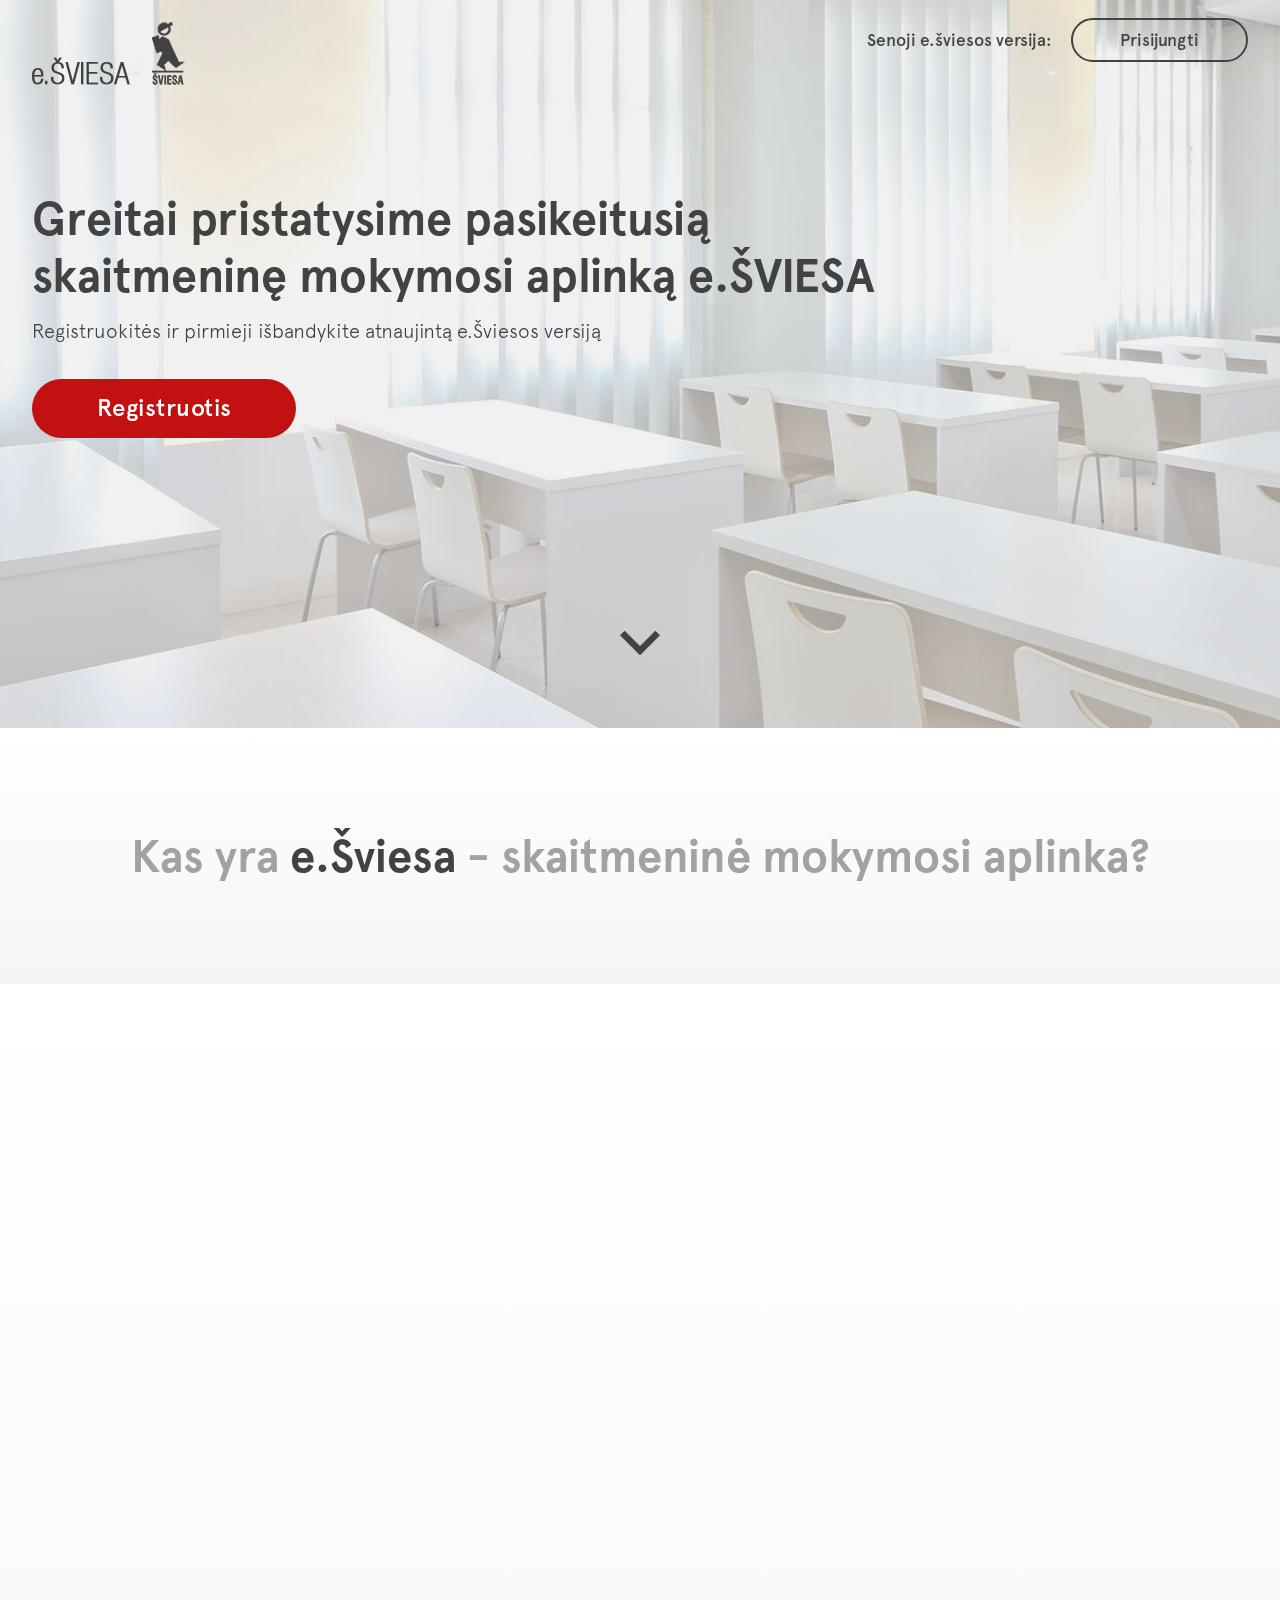
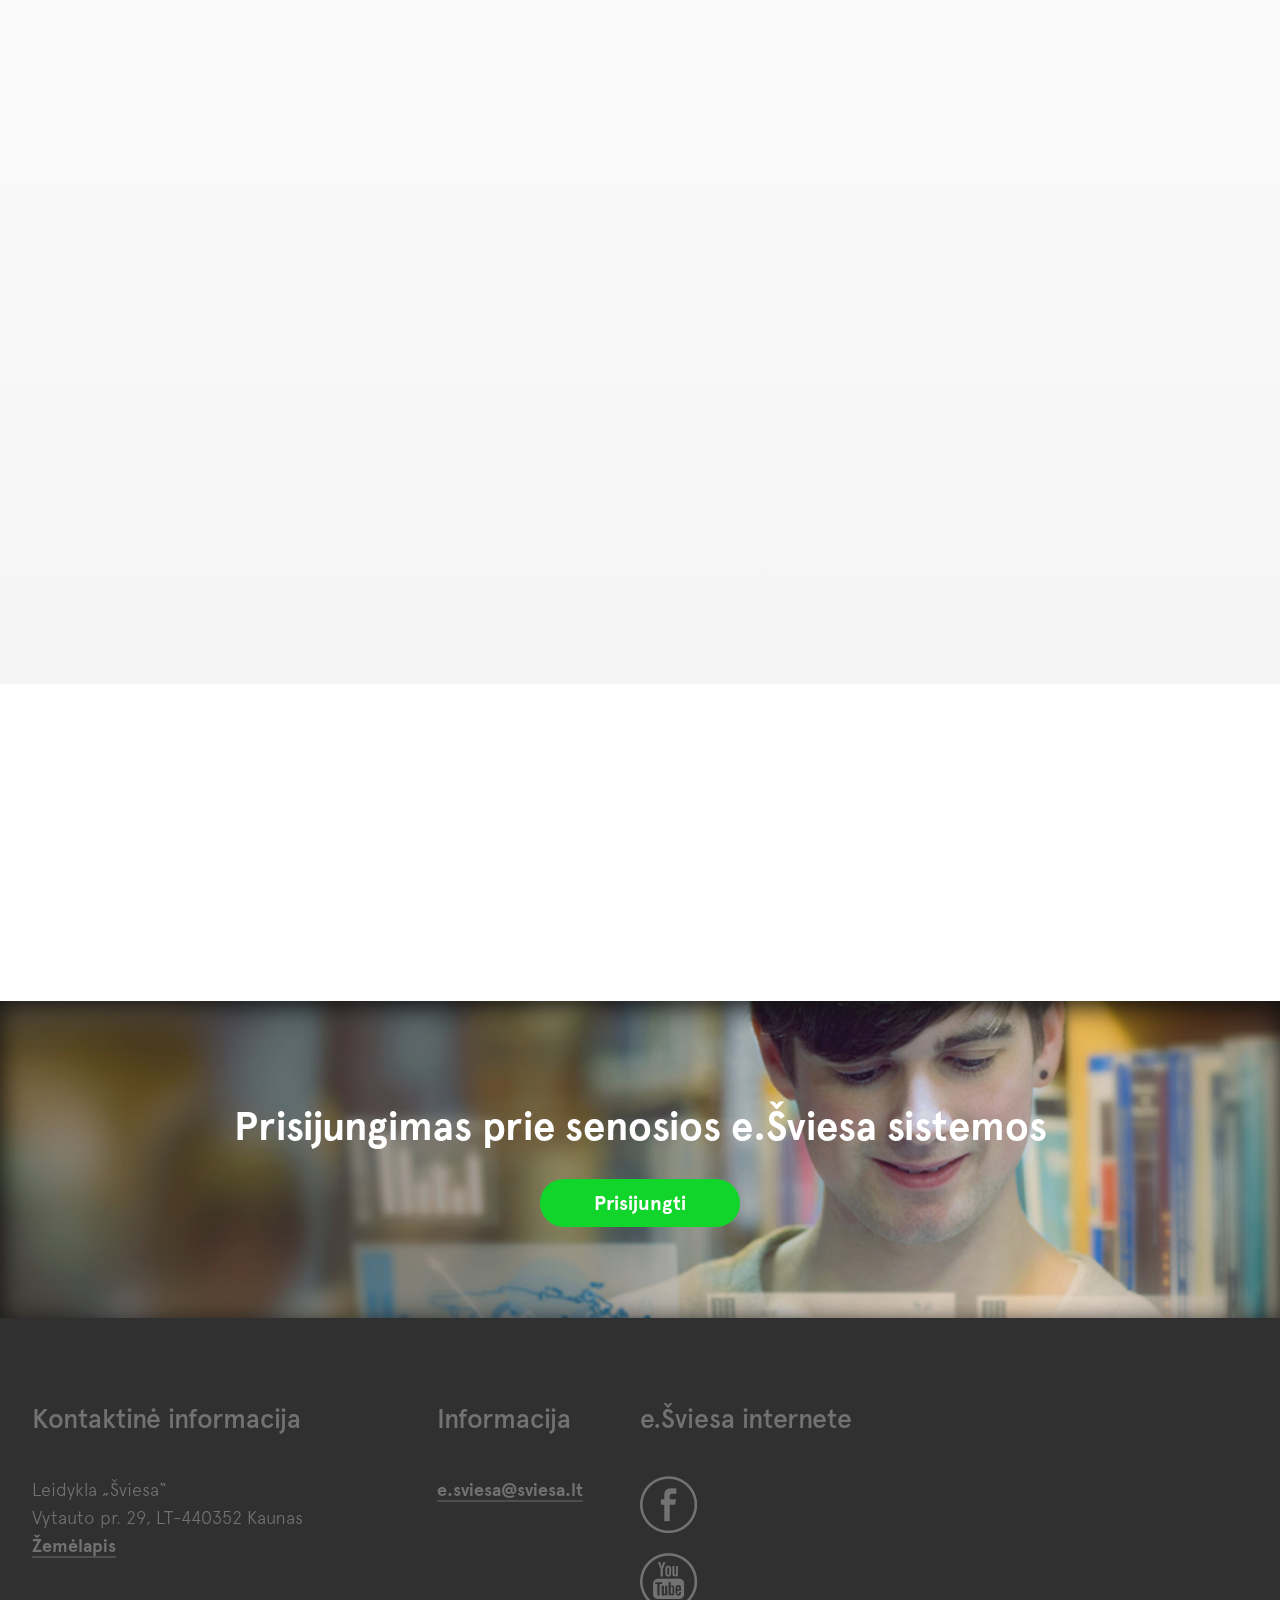
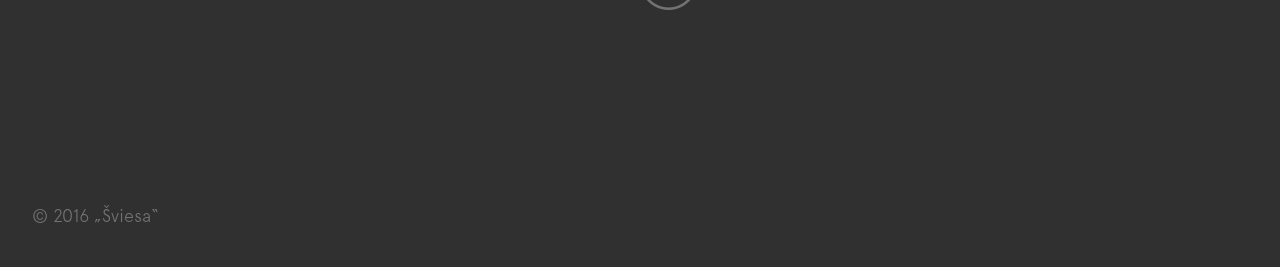
<file: index.html>
<!DOCTYPE html>
<html lang="en">
<head>
  <title>e.Šviesa.lt</title>
  <meta charset="utf-8">
  <meta name="viewport" content="width=device-width, initial-scale=1.0, maximum-scale=1.0, user-scalable=0">
  <link rel="stylesheet" type="text/css" href="css/style-compiled.css">
  <script src="js/jquery-1.10.2.js"></script>
  <script src="js/custom_transitions.js"></script>
</head>
<body>

<header class="regular-background">
  <div class="wrapper">
    <div class="row">
      <div class="column-5 logo">
        <img src="img/logo.png" alt="">
      </div>
      <div class="column-7 align-right login">
        <div class="label">Senoji e.šviesos versija:</div>
        <div class="button outline"><a href="http://e.sviesa.lt/login">Prisijungti</a></div>
      </div>
    </div>
    <div class="row">
      <h1>Greitai pristatysime pasikeitusią skaitmeninę mokymosi aplinką e.ŠVIESA</h1>
      <h3>Registruokitės ir pirmieji išbandykite atnaujintą e.Šviesos versiją</h3>
    </div>
    <div class="row register">
      <div class="button large colored red"><a class="transition" href="register.php">Registruotis</a></div>
    </div>
    <div class="row centered arrow">
      <svg xmlns="http://www.w3.org/2000/svg" xmlns:xlink="http://www.w3.org/1999/xlink" version="1.1" id="Capa_1" x="0px" y="0px" width="40px" height="40px" viewBox="0 0 306 306" style="enable-background:new 0 0 306 306;" xml:space="preserve"> <g> <g id="expand-more"> <polygon points="270.3,58.65 153,175.95 35.7,58.65 0,94.35 153,247.35 306,94.35 " fill="#353535"/> </g> </g> <g> </g> <g> </g> <g> </g> <g> </g> <g> </g> <g> </g> <g> </g> <g> </g> <g> </g> <g> </g> <g> </g> <g> </g> <g> </g> <g> </g> <g> </g> </svg>
    </div>
  </div>
</header>

<div class="row centered title1">
  <div class="wrapper">
    <h1>Kas yra <font class="dark">e.Šviesa</font> - skaitmeninė mokymosi aplinka?</h1>
  </div>
</div>

<div class="main">
  <div class="wrapper">

    <div class="row equal-height text-right transition move-left">
      <div class="column-5 image-container">
        <img class="news1" src="../img/foto1.jpg" alt="">
        <div class="circle">1</div>
      </div>
      <div class="column-7 text-container">
        <h1>Užduočių bankas</h1>
        <h2>Daugybė papildomų užduočių mokinių žinioms ir įgūdžiams papildyti, pagilinti, į(si)vertinti.</h2>
        <p>
          Testo tipo užduotys skirtos skyriaus ar temos žinioms suprasti ir taikyti, aukštesniesiems mąstymo gebėjimams lavinti ir į(si)vertinti. Galimybė užduotis parinkti iš užduočių banko arba naudojantis užduočių kūrimo įrankiu užduotis kurti patiems.
        </p>
      </div>
    </div>
    <div class="row equal-height image-right transition move-right">
      <div class="column-5 image-container">
        <img class="news1" src="../img/foto2.jpg" alt="">
        <div class="circle"> 2 </div>
      </div>
      <div class="column-7 text-container">
        <div class="text">
          <h1>Mokomoji medžiaga</h1>
          <h2>Skaitmeniniai vadovėliai, leidinius papildanti mokymosi ir metodinė medžiaga.</h2>
          <p>
            Skaitmeniniame vadovėlyje pateikiama daugiau teorijos ir praktinių pavyzdžių. Mokytojo knyga padės planuoti, pasiruošti pamokai, vesti pamoką ir į(si)vertinti mokymosi procesą, mokinių veiklos rezultatus. Mokytojai galės naudotis leidyklos, atvirų mokymosi išteklių įvairaus formato mokomuoju turiniu, kurti ir dalytis savo turiniu.
          </p>
        </div>
      </div>
    </div>
    <div class="row equal-height text-right transition move-left">
      <div class="column-5 image-container">
        <img class="news1" src="../img/foto3.jpg" alt="">
        <div class="circle"> 3 </div>
      </div>
      <div class="column-7 text-container">
        <h1>Įrankiai mokytojams</h1>
        <h2>Patogus pamokų planavimas, vedimas, mokinių pažangos stebėjimas ir pasiekimų vertinimas.</h2>
        <p>
          Su šiuo įrankiu planuoti, vesti pamokas, skirti namų darbus, stebėti mokinių pažangą ir vertinti mokinių pasiekimus paprasta ir patogu! Mokytojas matys kiekvieno mokinio atliktas užduotis, galės įvertinti, kaip atliko, stebėti jo pažangą.
        </p>
      </div>
    </div>
  </div>
</div>

<div class="row centered title2 transition fade-in">
  <div class="wrapper ">
    <h1>Registruokitės ir pirmieji išbandykite atnaujintą e.Šviesos versiją</h1>
    <h2>
    <div class="button large colored red"><a href="register.php">Registruotis</a></div>
    </h2>
  </div>
</div>
<div class="row centered title3">
  <div class="wrapper">
    <h1>Prisijungimas prie senosios e.Šviesa sistemos</h1>
    <h2>
    <div class="button small colored green"><a href="http://e.sviesa.lt/login">Prisijungti</a></div>
    </h2>
  </div>
</div>

<footer>
  <div class="wrapper">
    <div class="row">
      <div class="column-4">
        <div>
          <h1>Kontaktinė informacija</h1>
          <p>Leidykla „Šviesa“</p>
          <p>Vytauto pr. 29, LT-440352 Kaunas</p>
          <p><a target="_blank"  href="https://goo.gl/maps/MQ1nrWYYbjw">
            <font class="bold underlined">Žemėlapis</font>
          </a></p>
        </div>
      </div>
      <div class="column-2">
        <div>
          <h1>Informacija</h1>
          <p><a href="mailto:dienynas@sviesa.lt">
            <font class="bold underlined">e.sviesa@sviesa.lt</font>
          </a></p>
        </div>
      </div>
      <div class="column-6">
        <div>
          <h1>e.Šviesa internete</h1>
          <a target="_blank"  href="https://www.facebook.com/leidyklaSviesa">
            <img src="img/fb.png" alt="Facebook">
          </a>
          <a target="_blank"  href="https://www.youtube.com/channel/UC8Or7E8pxHotjRH2zondbGw">
            <img src="img/youtube.png" alt="YouTube">
          </a>
        </div>
      </div>
    </div>
    <div class="row bottom">© 2016 „Šviesa“</div>
  </div>
</footer>
</body>
</html>
</file>
<file: css/style-compiled.css>
.wrapper, .row {
  *zoom: 1; }
  .wrapper:before, .row:before, .wrapper:after, .row:after {
    content: " ";
    display: table; }
  .wrapper:after, .row:after {
    clear: both; }

*, *:after, *:before {
  margin: 0;
  padding: 0;
  -webkit-box-sizing: border-box;
  -moz-box-sizing: border-box;
  -ms-box-sizing: border-box;
  -o-box-sizing: border-box;
  box-sizing: border-box; }

img {
  width: auto;
  max-width: 100%;
  height: auto !important; }

.wrapper {
  width: 100%;
  margin: 0 auto;
  padding: 0px 10px 0px 10px; }

[class*='column-'] {
  float: left;
  width: 100%;
  min-height: 1px; }

@media only screen and (min-width: 60em) {
  .wrapper {
    width: 95%;
    max-width: 1290px; }

  .column-1 {
    width: 8.33333%; }

  .wrapper {
    padding: 0; }

  .column-2 {
    width: 16.66667%; }

  .wrapper {
    padding: 0; }

  .column-3 {
    width: 25%; }

  .wrapper {
    padding: 0; }

  .column-4 {
    width: 33.33333%; }

  .wrapper {
    padding: 0; }

  .column-5 {
    width: 41.66667%; }

  .wrapper {
    padding: 0; }

  .column-6 {
    width: 50%; }

  .wrapper {
    padding: 0; }

  .column-7 {
    width: 58.33333%; }

  .wrapper {
    padding: 0; }

  .column-8 {
    width: 66.66667%; }

  .wrapper {
    padding: 0; }

  .column-9 {
    width: 75%; }

  .wrapper {
    padding: 0; }

  .column-10 {
    width: 83.33333%; }

  .wrapper {
    padding: 0; }

  .column-11 {
    width: 91.66667%; }

  .wrapper {
    padding: 0; }

  .column-12 {
    width: 100%; }

  .wrapper {
    padding: 0; } }
@font-face {
  font-family: apercu-light;
  src: url(../fonts/apercu_light_pro.otf);
  font-weight: 700;
  font-style: normal; }

@font-face {
  font-family: apercu-medium;
  src: url(../fonts/apercu_medium_pro.otf);
  font-weight: 700;
  font-style: normal; }

@font-face {
  font-family: apercu-bold;
  src: url(../fonts/apercu_bold_pro.otf);
  font-weight: 700;
  font-style: normal; }

body {
  font-family: apercu-medium; }

a {
  color: inherit;
  text-decoration: none; }

.centered {
  text-align: center; }

.title1 {
  font-family: apercu-bold;
  padding: 100px 0;
  color: #9c9c9c;
  background: -webkit-linear-gradient(white, whitesmoke);
  background: -moz-linear-gradient(white, whitesmoke);
  background: -ms-linear-gradient(white, whitesmoke);
  background: -o-linear-gradient(white, whitesmoke);
  background: linear-gradient(white, whitesmoke);
  font-size: 17pt; }
  .title1 .dark {
    color: #353535; }

.title2 {
  font-family: apercu-bold;
  padding: 100px 0;
  color: #353535;
  background: white;
  font-size: 15pt; }
  .title2 h2 {
    padding-top: 30px; }
  .title2 .button {
    display: inline; }

.title3 {
  background: url(../img/bkg2.jpg) no-repeat center center;
  -webkit-background-size: cover;
  -moz-background-size: cover;
  -ms-background-size: cover;
  -o-background-size: cover;
  background-size: cover;
  overflow: hidden;
  font-family: apercu-bold;
  padding: 100px 0;
  color: white;
  font-size: 15pt;
  -webkit-box-shadow: 0 5px 27px black inset;
  -moz-box-shadow: 0 5px 27px black inset;
  -ms-box-shadow: 0 5px 27px black inset;
  -o-box-shadow: 0 5px 27px black inset;
  box-shadow: 0 5px 27px black inset;
  position: relative; }
  .title3 h2 {
    padding-top: 30px; }
  .title3 .button {
    display: inline; }

.button {
  cursor: pointer;
  padding: 0.6em 2.7em;
  -webkit-border-radius: 5em;
  -moz-border-radius: 5em;
  -ms-border-radius: 5em;
  -o-border-radius: 5em;
  border-radius: 5em; }
  .button.outline {
    border: 2px solid; }
    .button.outline:hover {
      border: 2px solid #01d31b;
      color: white;
      background-color: #01d31b; }
  .button.colored {
    color: white; }
    .button.colored.red {
      background-color: #bf0000; }
      .button.colored.red:hover {
        background-color: #a40c0c; }
    .button.colored.green {
      background-color: #01d31b; }
      .button.colored.green:hover {
        background-color: #03be1a; }
  .button.small {
    font-size: 15pt; }
  .button.large {
    font-size: 18pt;
    letter-spacing: 0.02em; }

@media only screen and (min-width: 60em) {
  div.align-right {
    text-align: right; } }
header {
  color: #353535; }
  header h1, header h2, header h3 {
    max-width: 900px; }
  header.regular-background {
    background: url(../img/bkg1.jpg) no-repeat center center;
    -webkit-background-size: cover;
    -moz-background-size: cover;
    -ms-background-size: cover;
    -o-background-size: cover;
    background-size: cover; }
  header.blurred-background {
    background: url(../img/bkg1blur.jpg) no-repeat center center;
    -webkit-background-size: cover;
    -moz-background-size: cover;
    -ms-background-size: cover;
    -o-background-size: cover;
    background-size: cover; }
  header .logo {
    padding-top: 22px; }
    header .logo img {
      width: 153px; }
  header .login {
    padding-top: 30px;
    font-size: 13pt; }
    header .login div {
      display: inline; }
    header .login .label {
      padding-right: 15px; }
  header h1 {
    font-family: apercu-bold;
    padding-top: 100px;
    font-size: 35pt; }
  header h3 {
    font-family: apercu-light;
    padding-top: 15px;
    font-size: 15pt; }
  header .register .button {
    float: left; }
  header .arrow {
    padding: 150px 0 60px 0; }
  @media only screen and (max-width: 60em) {
    header .login div {
      float: left; }
      header .login div.label {
        margin-top: 22px; }
      header .login div.button {
        margin-top: 10px; } }

.main {
  background: -webkit-linear-gradient(white, whitesmoke);
  background: -moz-linear-gradient(white, whitesmoke);
  background: -ms-linear-gradient(white, whitesmoke);
  background: -o-linear-gradient(white, whitesmoke);
  background: linear-gradient(white, whitesmoke);
  padding: 50px 0; }
  .main .circle {
    color: white;
    border: 15px solid;
    height: 200px;
    width: 200px;
    -webkit-border-radius: 100%;
    -moz-border-radius: 100%;
    -ms-border-radius: 100%;
    -o-border-radius: 100%;
    border-radius: 100%;
    position: absolute;
    right: 50%;
    margin-right: -100px;
    position: absolute;
    top: 50%;
    margin-top: -100px;
    padding: 10px 0 0 55px;
    font-size: 90pt;
    font-family: apercu-bold; }
  .main .text-container {
    color: #353535;
    min-height: 400px; }
    .main .text-container h1 {
      font-family: apercu-bold;
      font-size: 42pt; }
    .main .text-container h2 {
      font-size: 19pt;
      margin: 12px 0; }
    .main .text-container p {
      font-family: apercu-light;
      font-size: 13.5pt;
      line-height: 1.4em; }
  .main .image-container {
    height: 400px;
    min-width: 400px;
    position: relative;
    overflow: hidden; }
    .main .image-container img {
      height: 400px !important;
      position: absolute;
      -webkit-border-radius: 100%;
      -moz-border-radius: 100%;
      -ms-border-radius: 100%;
      -o-border-radius: 100%;
      border-radius: 100%;
      position: absolute;
      left: 50%;
      margin-left: -200px; }
  @media only screen and (min-width: 60em) {
    .main .equal-height {
      position: relative; }
      .main .equal-height .text-container {
        padding: 55px 0 0 20px; }
      .main .equal-height .image-container {
        position: absolute;
        top: 50%;
        margin-top: -200px; }
      .main .equal-height.text-right .text-container {
        float: right; }
      .main .equal-height.image-right .image-container {
        right: 0; }
      .main .equal-height.image-right .text-container {
        padding: 55px 15px 0 10px; } }
  @media only screen and (max-width: 60em) {
    .main .text-container {
      text-align: center; }
    .main .image-container {
      height: 320px;
      min-width: 320px; }
      .main .image-container img {
        height: 320px !important;
        position: absolute;
        left: 50%;
        margin-left: -160px; }
    .main .wrapper {
      padding: 0; } }

footer {
  color: #686868;
  background-color: #222222; }
  footer h1 {
    font-size: 20pt;
    margin: 85px 0 40px 0; }
  footer p {
    padding: 3px 0;
    font-family: apercu-light;
    font-size: 13.5pt; }
  footer font.bold {
    font-family: apercu-bold; }
  footer font.underlined {
    border-bottom: 2px solid #424242; }
    footer font.underlined:hover {
      color: #9f9f9f;
      border-bottom: 2px solid #9f9f9f; }
  footer .bottom {
    margin: 175px 0 40px;
    font-family: apercu-light;
    font-size: 13.5pt; }
  footer img:hover {
    filter: brightness(160%); }
  @media only screen and (max-width: 60em) {
    footer img {
      margin-right: 20px; } }
  @media only screen and (min-width: 60em) {
    footer img {
      display: block;
      margin-bottom: 20px; } }

.register {
  padding: 35px 0; }
  .register h1 {
    font-size: 35pt;
    max-width: 600px;
    padding-top: 40px; }
  .register .paragraph {
    margin: 10px 0; }
    .register .paragraph p {
      font-family: apercu-light;
      font-size: 14pt;
      line-height: 2.2em; }
      .register .paragraph p .bold {
        font-family: apercu-bold; }
  .register form {
    font-size: 13pt;
    padding: 40px 35px;
    color: black;
    background-color: white;
    -webkit-box-shadow: 5px 5px 18px #b3b3b3;
    -moz-box-shadow: 5px 5px 18px #b3b3b3;
    -ms-box-shadow: 5px 5px 18px #b3b3b3;
    -o-box-shadow: 5px 5px 18px #b3b3b3;
    box-shadow: 5px 5px 18px #b3b3b3;
    -webkit-border-radius: 5px;
    -moz-border-radius: 5px;
    -ms-border-radius: 5px;
    -o-border-radius: 5px;
    border-radius: 5px; }
    .register form label {
      line-height: 2em; }
    .register form input {
      border: none;
      border-bottom: 2px solid;
      width: 100%;
      font-family: apercu-light;
      font-size: 13pt; }
      .register form input:focus {
        color: #01d31b; }
      .register form input.error {
        color: #bf0000; }
    .register form #submit {
      font-size: 15pt;
      letter-spacing: 0.05em;
      display: inline;
      float: none; }

ul.ui-autocomplete {
  max-height: 300px;
  overflow-y: scroll;
  font-family: apercu-light;
  font-size: 11pt;
  line-height: 1.8em;
  background: white;
  border: 1px solid #9c9c9c;
  width: 100px;
  list-style-type: none; }
  ul.ui-autocomplete li.ui-state-focus {
    background-color: whitesmoke; }

.transition {
  left: 0;
  -webkit-transition: left 1s, opacity 1s ease-in-out;
  -moz-transition: left 1s, opacity 1s ease-in-out;
  -ms-transition: left 1s, opacity 1s ease-in-out;
  -o-transition: left 1s, opacity 1s ease-in-out;
  transition: left 1s, opacity 1s ease-in-out; }
  .transition.move-right {
    left: -200px;
    opacity: 0; }
  .transition.move-left {
    left: 200px;
    opacity: 0; }
  .transition.fade-in {
    opacity: 0; }
</file>
